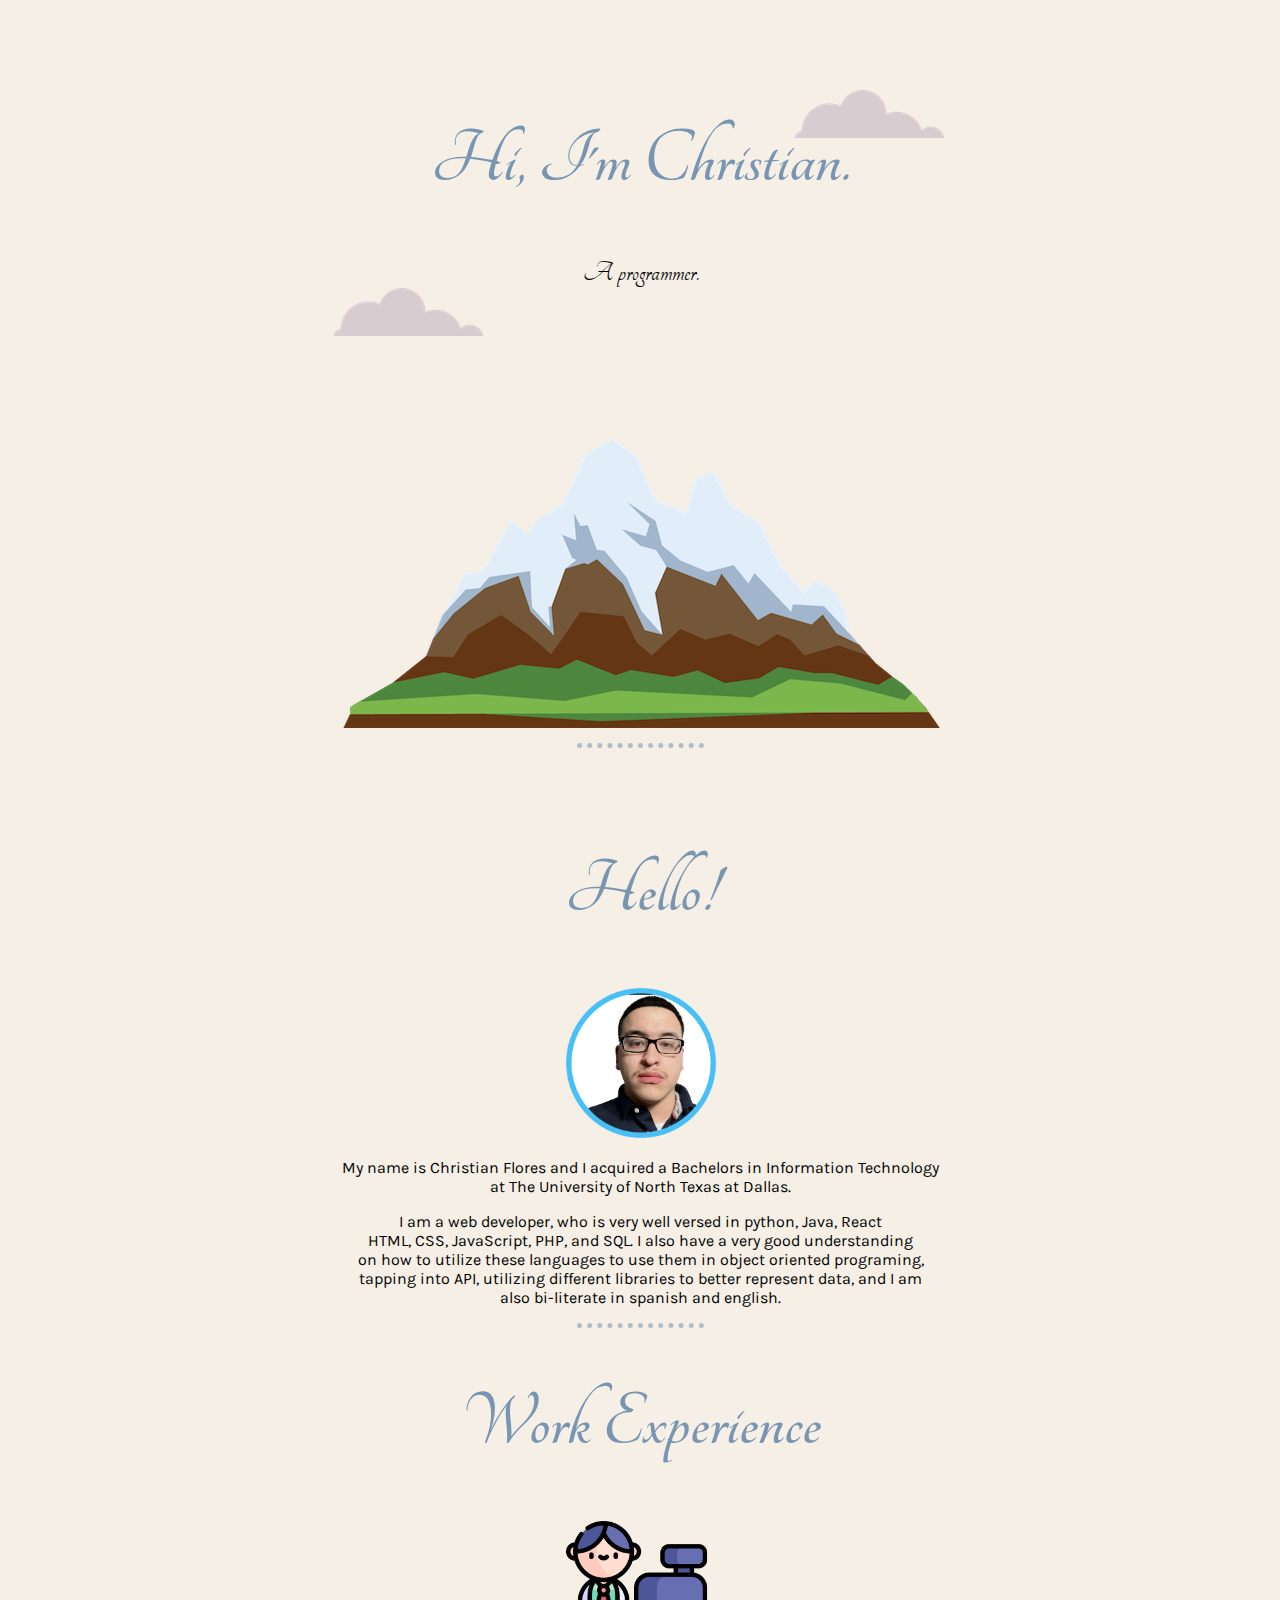
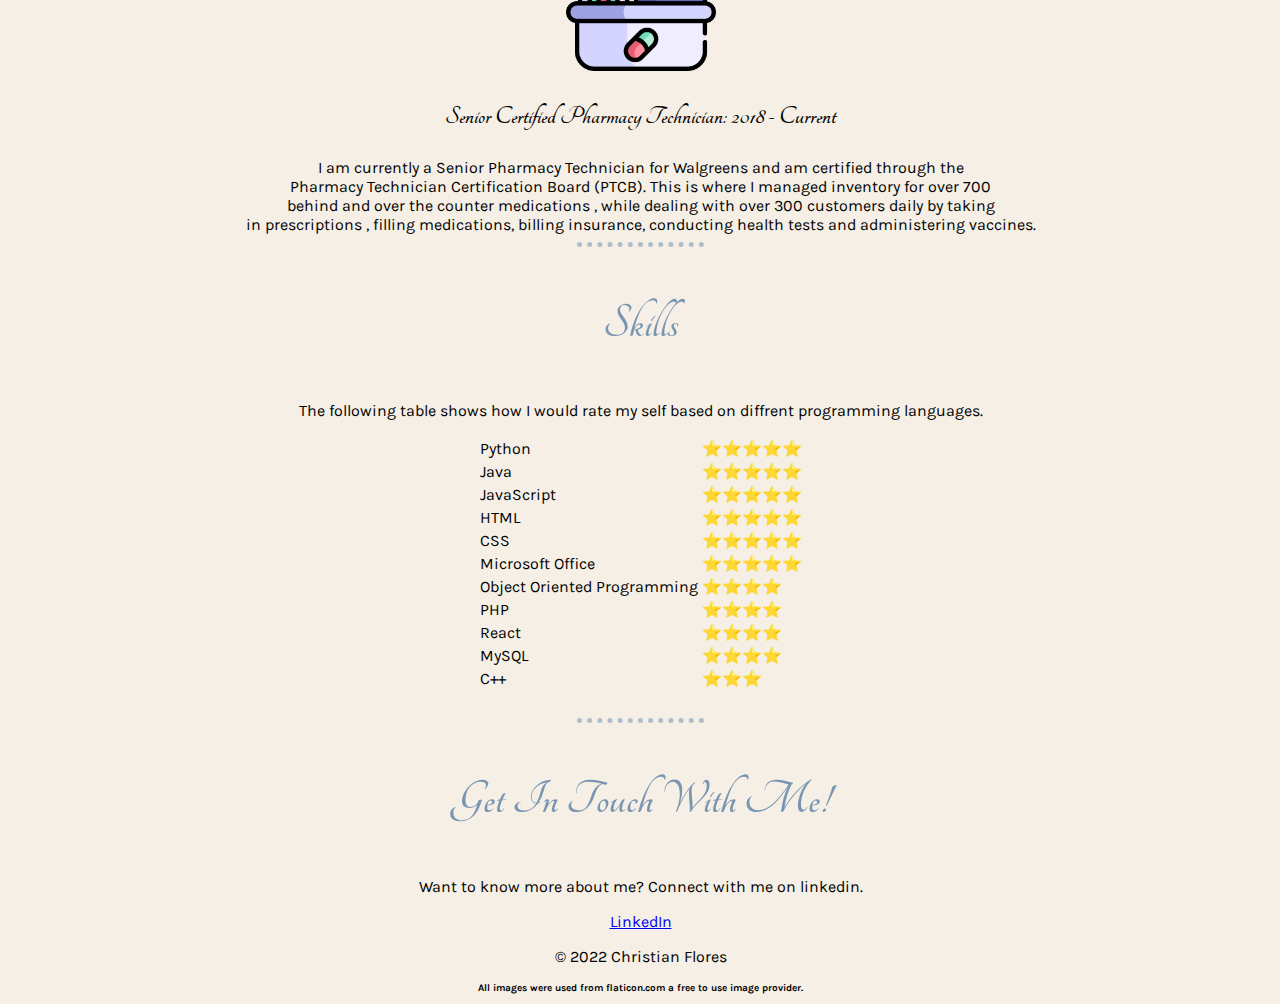
<file: index.html>
<!DOCTYPE html>
<html>
  <head>
    <meta charset="utf-8">
    <title>Christian Flores</title>
    <link rel="stylesheet" href="style.css">
    <link rel="icon" href="faviconn.ico">
    <link rel="preconnect" href="https://fonts.googleapis.com">
    <link rel="preconnect" href="https://fonts.gstatic.com" crossorigin>
    <link href="https://fonts.googleapis.com/css2?family=Karla&family=Playfair+Display:ital,wght@1,600&family=Tangerine&display=swap" rel="stylesheet">
  </head>
  <body >
    <div class="top-container">
    <img class="topcld" src="cloud.png" alt="top Cloud Img">
    <h1>Hi, I'm Christian. </h1>
    <p class="single">A programmer.</p>
    <br>
    <img class="botcld" src="cloud.png" alt="bottom cloud">
    <br>
    <img class="mtn" src="mountain.png" alt="mountain img">
  </div>
   <hr>

    <div class = "intro">
    <h1>Hello!</h1>
    <img class="profile_pic" src="Real_Pic.png" alt="Profile Picture">
    <br>

    <p>
      My name is Christian Flores and I acquired a Bachelors in Information
      Technology <br />
      at The University of North Texas at Dallas.<br />
    </p>

    <p>
      I am a web developer, who is very well versed in python, Java, React<br />
      HTML, CSS, JavaScript, PHP, and SQL. I also have a very good understanding
      <br />
      on how to utilize these languages to use them in object oriented
      programing,<br />
      tapping into API, utilizing different libraries to better represent data,
      and I am <br />
      also bi-literate in spanish and english.
    </p>
  </div>
    <hr>
    <div class="work">
    <h1>Work Experience</h1>
    <img class="pharmacy" src="pharmacist.png" alt="pharmacy image">
    <p class="occupation">Senior Certified Pharmacy Technician: 2018 - Current</p>
    I am currently a Senior Pharmacy Technician for Walgreens and am certified through the <br>
    Pharmacy Technician Certification Board (PTCB). This is where I managed inventory for over 700 <br>
    behind and over the counter medications , while dealing with over 300 customers daily by taking<br>
    in prescriptions , filling medications, billing insurance, conducting health tests and administering vaccines.
    <br>
  </div>
    <hr>
    
    <h3>Skills</h3>
    <p>The following table shows how I would rate my self based on diffrent programming languages.</p>
    <table>
      <tr>
        <td>Python</td>
        <td>⭐⭐⭐⭐⭐</td>
      </tr>
      <tr>
        <td>Java</td>
        <td>⭐⭐⭐⭐⭐</td>
      </tr>
      <tr>
        <td>JavaScript</td>
        <td>⭐⭐⭐⭐⭐</td>
      </tr>
      <tr>
        <td>HTML</td>
        <td>⭐⭐⭐⭐⭐</td>
      </tr>
      <tr>
        <td>CSS</td>
        <td>⭐⭐⭐⭐⭐</td>
      </tr>
      <tr>
        <td>Microsoft Office</td>
        <td>⭐⭐⭐⭐⭐</td>
      </tr>
      <tr>
        <td>Object Oriented Programming</td>
        <td>⭐⭐⭐⭐</td>
      </tr>
      <tr>
        <td>PHP</td>
        <td>⭐⭐⭐⭐</td>
      </tr>
      <tr>
        <td>React</td>
        <td>⭐⭐⭐⭐</td>
      </tr>
      <tr>
        <td>MySQL</td>
        <td>⭐⭐⭐⭐</td>
      </tr>
      <tr>
        <td>C++</td>
        <td>⭐⭐⭐</td>
      </tr>

    </table>

    <br>
    <hr>
    
    <div class="bottom">
      <h3>Get In Touch With Me!</h3>
      <p>Want to know more about me? Connect with me on linkedin.</p>
      <a class="footer-link" href="www.linkedin.com/in/christian-flores-272347216/">LinkedIn</a>
      <p>© 2022 Christian Flores</p>
    </div>
    <p class="disclaimer">All images were used from flaticon.com a free to use image provider.</p>
  </body>
</html>
</file>
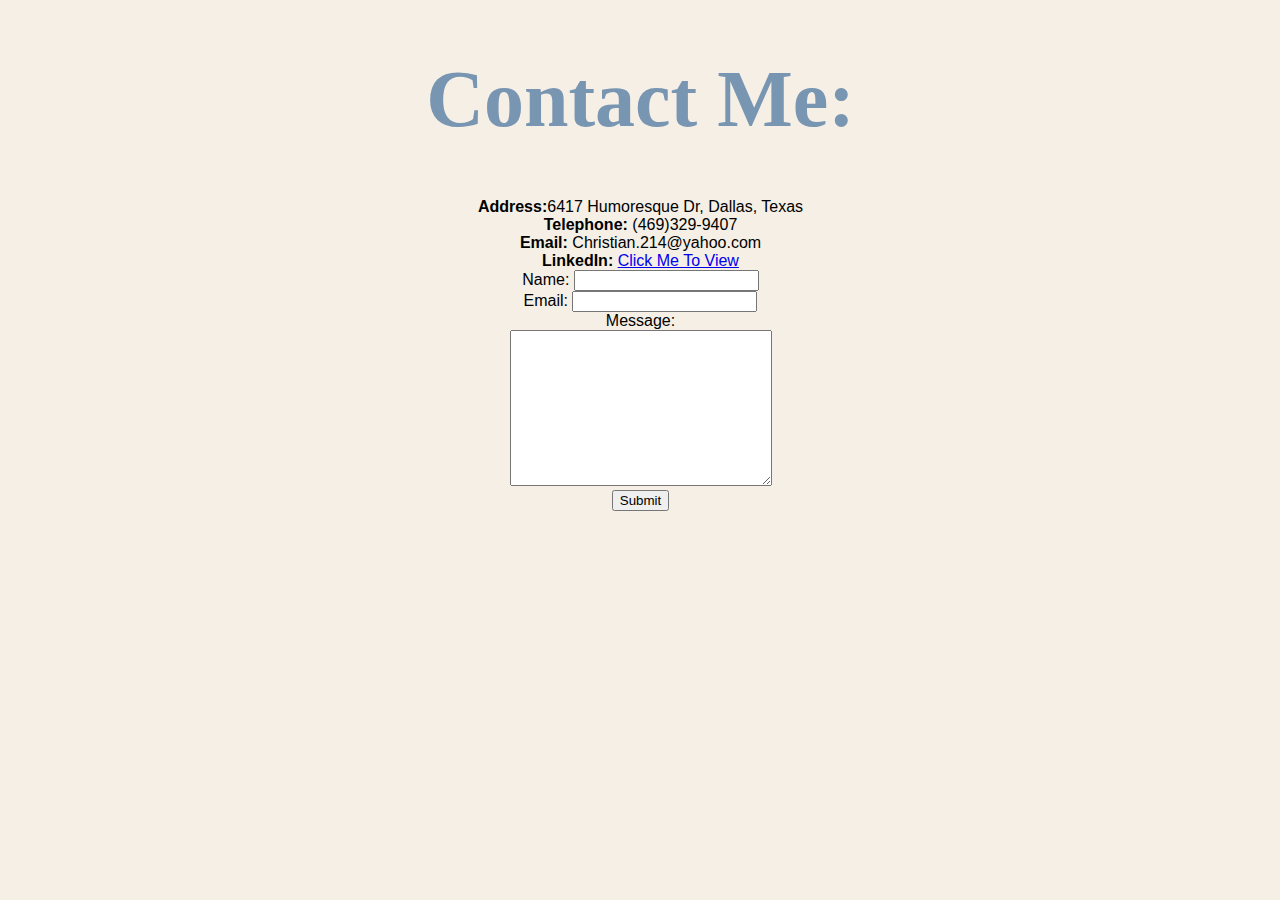
<file: contact.html>
<!DOCTYPE html>
<html>
  <head>
    <meta charset="utf-8">
    <title>Christian Flores </title>
    <link rel="stylesheet" href="style.css">
    <link rel="icon" href="favicon.ico"
  </head>
  <body>
    <p>
      <h1>Contact Me:</h1>
      <strong>Address:</strong>6417 Humoresque Dr, Dallas, Texas <br />
      <strong>Telephone:</strong> (469)329-9407<br />
      <strong>Email:</strong> Christian.214@yahoo.com<br />
      <strong>LinkedIn:</strong>
      <a href= "www.linkedin.com/in/christian-flores-272347216/" >
        Click Me To View
      </a>

      <form class="" action="mailto:Christian.214@yahoo.com" method="post" enctype="text/plain">
        <label>Name:</label>
        <input type="text" name="yourName" value="">
        <br>
        <label>Email:</label>
        <input type="text" name="yourEmail" value="">
        <br>
        <label>Message:</label>
        <br>
        <textarea name="yourMessage" rows="10"cols="30" ></textarea>
        <br>
        <input type="submit" name="">
      </form>


    </p>
  </body>
</html>
</file>
<file: style.css>
.topcld{
  position: absolute;
  left: 62%;
  top: 10%;
}
.botcld{
  position:absolute;
  left: 26%;
  top: 32%;
}
.top-container{
  padding-top: 5%;
  font-family: 'Tangerine', cursive;
  font-size: x-large;
}
body {
background-color: #F5EFE6;
font-family: 'Karla', sans-serif;
margin-top: 0;
margin-right: 0;
margin-left: 1px;
text-align: center;


}
hr {
  border-style: none;
  border-top-style: dotted;
  border-color: #AEBDCA;
  border-width: 5px;
  width: 10%;
  
}

h1{
  font-family: 'Tangerine', cursive;
  color: #7895B2;
  font-size: 80px;
}

h3{
  font-family: 'Tangerine', cursive;
  color: #7895B2;
  font-size: 50px;
}
td{
  text-align: left;
}
.profile_pic{
  width: 150px;
  height: 150px;
 margin-left: auto;
 margin-right: auto;
}

.single{
  font-size: 30px;
}


table{
margin-left: auto;
margin-right: auto;
}

.occupation{
  font-family: 'Tangerine', cursive;
  font-size: 27px;
  font-weight: 800;
}

.pharmacy{
  width: 150px;
  height: 150px;
}

.intro{
  padding-top: 3%;
}

.disclaimer{
  font-size: 10px;
  font-weight: 700;
}
</file>
